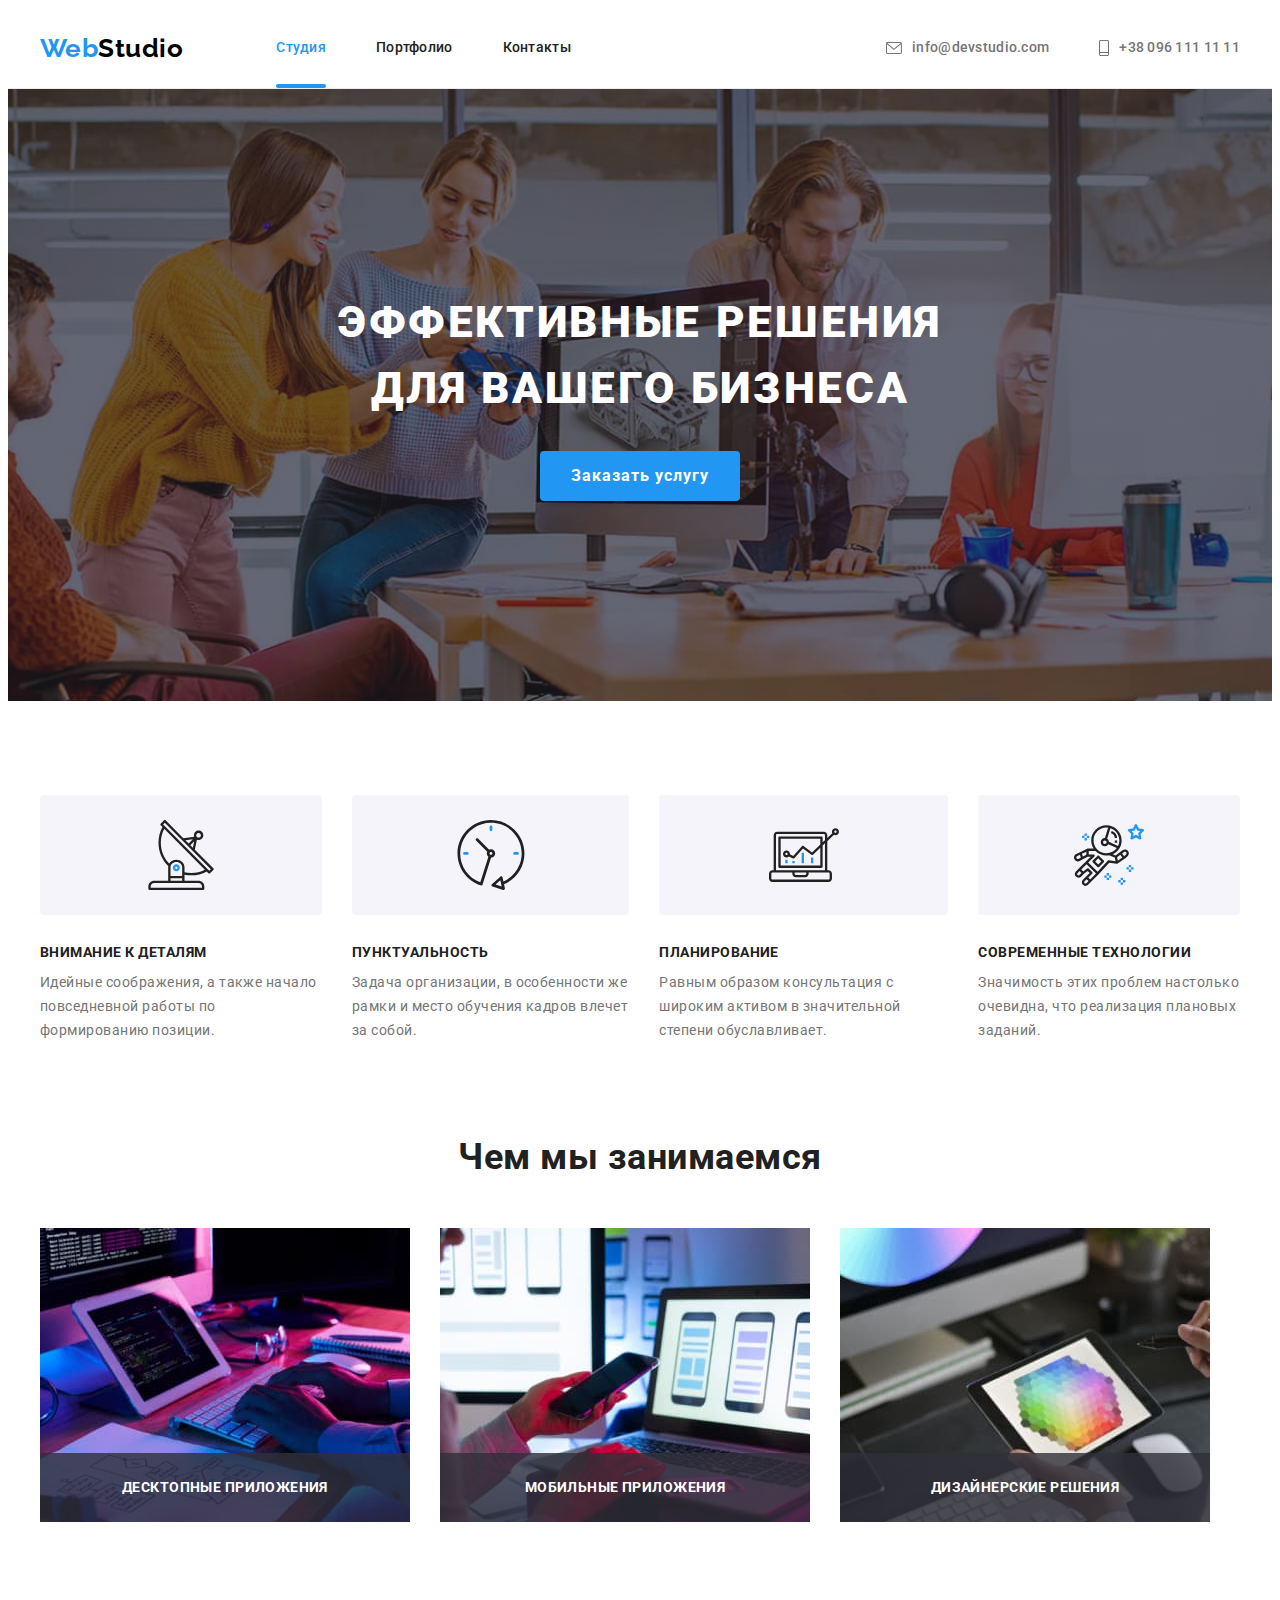
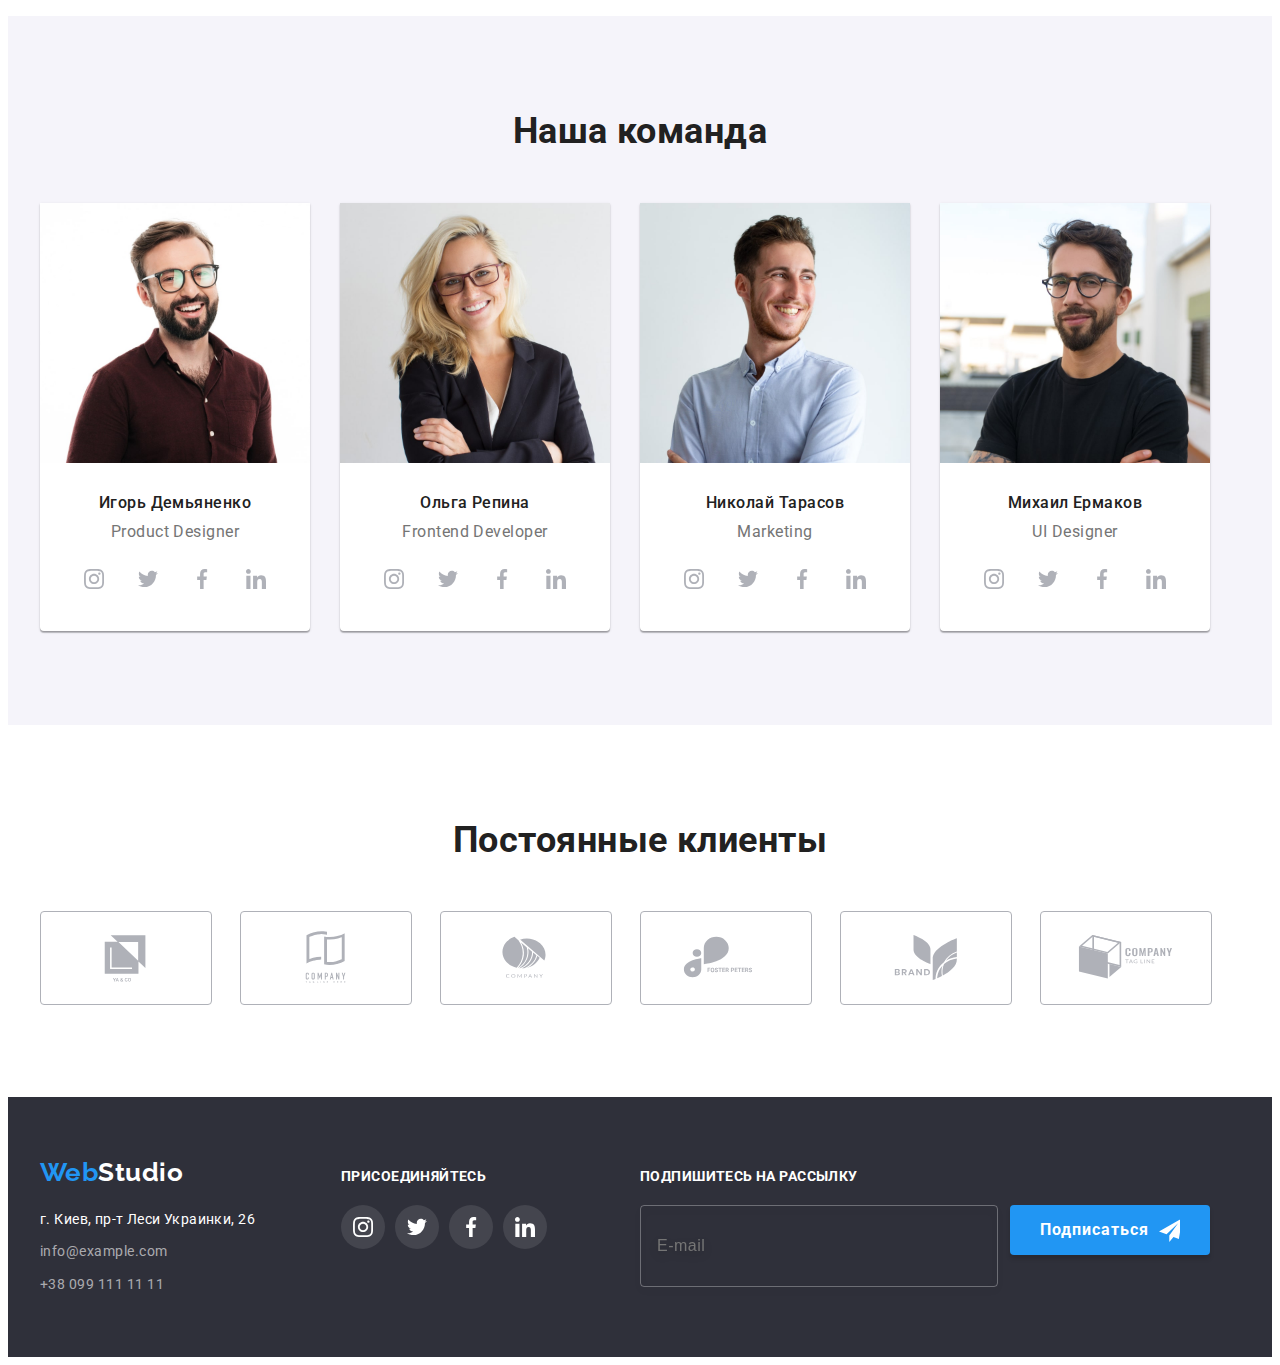
<file: index.html>
<!DOCTYPE html>
<html lang="ru">
    <head>
        <!-- Службова інформація не відображається в контексті сторінки-->
        <!-- utf-8 - найпоширеніше кодування -->
        <meta charset="utf-8" />
        <meta http-equiv="X-UA-Compatible" content="IE=edge" />
        <meta name="viewport" content="width=device-width, initial-scale=1.0" />
        <title>WebStudio</title>
        <!-- подключение шрифтов -->
        <link rel="preconnect" href="https://fonts.googleapis.com" />
        <link rel="preconnect" href="https://fonts.gstatic.com" crossorigin />
        <link
            href="https://fonts.googleapis.com/css2?family=Raleway:wght@700&family=Roboto:wght@400;500;700;900&display=swap"
            rel="stylesheet"
        />
        <!-- подключение modern-normalise перед основными стилями -->
        <link
            rel="stylesheet"
            href="https://cdnjs.cloudflare.com/ajax/libs/modern-normalize/1.1.0/modern-normalize.min.css"
            integrity="sha512-wpPYUAdjBVSE4KJnH1VR1HeZfpl1ub8YT/NKx4PuQ5NmX2tKuGu6U/JRp5y+Y8XG2tV+wKQpNHVUX03MfMFn9Q=="
            crossorigin="anonymous"
            referrerpolicy="no-referrer"
        />
        <link rel="stylesheet" href="./css/main.min.css" />
    </head>

    <body>
        <!--  Вся информация сайта  -->
        <header class="header">
            <!--  Шапка  -->
            <div class="container header-container">
                <nav class="header-nav">
                    <!-- Логотип-ссылка  -->
                    <a href="" lang="en" class="logo">
                        <span class="logo__text">Web</span>Studio
                    </a>
                    <ul class="site-nav">
                        <!--Список ссылок для навигации-->
                        <li class="site-nav__item">
                            <a href="/" class="site-nav__link site-nav__link--active">Студия</a>
                        </li>
                        <li class="site-nav__item">
                            <a class="site-nav__link" href="./portfolio.html">Портфолио</a>
                        </li>
                        <li class="site-nav__item">
                            <a class="site-nav__link" href="">Контакты</a>
                        </li>
                    </ul>
                </nav>
                <!-- Контактная информация-->
                <ul class="contacts">
                    <li class="contacts__item">
                        <a class="contacts__link" href="mailto:info@devstudio.com"
                            ><svg class="icon" width="16" height="12">
                                <use href="./images/sprite.svg#icon-envelope"></use>
                            </svg>
                            info@devstudio.com</a
                        >
                    </li>
                    <li class="contacts__item">
                        <a class="contacts__link" href="tel:+380961111111">
                            <svg class="icon" width="10" height="16">
                                <use href="./images/sprite.svg#icon-phone"></use>
                            </svg>
                            +38 096 111 11 11</a
                        >
                    </li>
                </ul>
            </div>
        </header>

        <!-- Основной контент -->
        <main>
            <!-- Герой -->
            <section class="hero">
                <div class="container">
                    <h1 class="hero__title">Эффективные решения для вашего бизнеса</h1>
                    <button class="btn" type="button" data-modal-open>Заказать услугу</button>
                </div>
            </section>
            <!-- Перечень особенностей -->
            <section class="features">
                <div class="container features-container">
                    <!--Прячем заголовок h2  -->
                    <h2 class="visually-hidden">особенности</h2>
                    <!-- Скрыть заголовок в CSS  -->
                    <ul class="features-list">
                        <li class="features-list__item">
                            <div class="feactures-top">
                                <svg class="features-top__icon" width="70" height="70">
                                    <use href="./images/sprite.svg#icon-antenna"></use>
                                </svg>
                            </div>
                            <h3 class="features-list__title">Внимание к деталям</h3>
                            <p class="features-list__text">
                                Идейные соображения, а также начало повседневной работы по
                                формированию позиции.
                            </p>
                        </li>
                        <li class="features-list__item">
                            <div class="feactures-top">
                                <svg class="features-top__icon" width="70" height="70">
                                    <use href="./images/sprite.svg#icon-clock"></use>
                                </svg>
                            </div>
                            <h3 class="features-list__title">Пунктуальность</h3>
                            <p class="features-list__text">
                                Задача организации, в особенности же рамки и место обучения кадров
                                влечет за собой.
                            </p>
                        </li>
                        <li class="features-list__item">
                            <div class="feactures-top">
                                <svg class="features-top__icon" width="70" height="70">
                                    <use href="./images/sprite.svg#icon-diagram"></use>
                                </svg>
                            </div>
                            <h3 class="features-list__title">Планирование</h3>
                            <p class="features-list__text">
                                Равным образом консультация с широким активом в значительной степени
                                обуславливает.
                            </p>
                        </li>
                        <li class="features-list__item">
                            <div class="feactures-top">
                                <svg class="features-icon" width="70" height="70">
                                    <use href="./images/sprite.svg#icon-astronaut"></use>
                                </svg>
                            </div>
                            <h3 class="features-list__title">Современные технологии</h3>
                            <p class="features-list__text">
                                Значимость этих проблем настолько очевидна, что реализация плановых
                                заданий.
                            </p>
                        </li>
                    </ul>
                </div>
            </section>
            <!--  Чем мы занимаемся  -->
            <section class="box">
                <div class="container">
                    <h2 class="box__title">Чем мы занимаемся</h2>
                    <ul class="box-list">
                        <li class="box-list__item">
                            <img src="./images/img1.jpg" alt="Разработка" width="370" />
                            <p class="box-list__text">Десктопные приложения</p>
                        </li>
                        <li class="box-list__item">
                            <img src="./images/img2.jpg" alt="Планирование" width="370" />
                            <p class="box-list__text">Мобильные приложения</p>
                        </li>
                        <li class="box-list__item">
                            <img src="./images/img3.jpg" alt="Визуализация" width="370" />
                            <p class="box-list__text">Дизайнерские решения</p>
                        </li>
                    </ul>
                </div>
            </section>
            <!-- Наша команда -->
            <section class="team">
                <div class="container team-container">
                    <h2 class="team__title">Наша команда</h2>
                    <ul class="team-list">
                        <li class="team-list__card">
                            <img src="./images/photo1.jpg" alt="фото дезайнера" width="270" />
                            <div class="team-card-bottom">
                                <h3 class="team-card-bottom__title">Игорь Демьяненко</h3>
                                <p class="team-card-bottom__text" lang="en">Product Designer</p>
                                <ul class="social-list">
                                    <li class="social-list__item">
                                        <a href="" class="social-list__link">
                                            <svg class="social-list__icon" width="20" height="20">
                                                <use
                                                    href="./images/sprite.svg#icon-instagram"
                                                ></use>
                                            </svg>
                                        </a>
                                    </li>

                                    <li class="social-list__item">
                                        <a href="" class="social-list__link">
                                            <svg class="social-list__icon" width="20" height="20">
                                                <use href="./images/sprite.svg#icon-twitter"></use>
                                            </svg>
                                        </a>
                                    </li>

                                    <li class="social-list__item">
                                        <a href="" class="social-list__link">
                                            <svg class="social-list__icon" width="20" height="20">
                                                <use href="./images/sprite.svg#icon-facebook"></use>
                                            </svg>
                                        </a>
                                    </li>

                                    <li class="social-list__item">
                                        <a href="" class="social-list__link">
                                            <svg class="social-list__icon" width="20" height="20">
                                                <use href="./images/sprite.svg#icon-linkedin"></use>
                                            </svg>
                                        </a>
                                    </li>
                                </ul>
                            </div>
                        </li>
                        <li class="team-list__card">
                            <img src="./images/photo2.jpg" alt="фото разработчика" width="270" />
                            <div class="team-card-bottom">
                                <h3 class="team-card-bottom__title">Ольга Репина</h3>
                                <p class="team-card-bottom__text" lang="en">Frontend Developer</p>
                                <ul class="social-list">
                                    <li class="social-list__item">
                                        <a href="" class="social-list__link">
                                            <svg class="social-list__icon" width="20" height="20">
                                                <use
                                                    href="./images/sprite.svg#icon-instagram"
                                                ></use>
                                            </svg>
                                        </a>
                                    </li>

                                    <li class="social-list__item">
                                        <a href="" class="social-list__link">
                                            <svg class="social-list__icon" width="20" height="20">
                                                <use href="./images/sprite.svg#icon-twitter"></use>
                                            </svg>
                                        </a>
                                    </li>

                                    <li class="social-list__item">
                                        <a href="" class="social-list__link">
                                            <svg class="social-list__icon" width="20" height="20">
                                                <use href="./images/sprite.svg#icon-facebook"></use>
                                            </svg>
                                        </a>
                                    </li>

                                    <li class="social-list__item">
                                        <a href="" class="social-list__link">
                                            <svg class="social-list__icon" width="20" height="20">
                                                <use href="./images/sprite.svg#icon-linkedin"></use>
                                            </svg>
                                        </a>
                                    </li>
                                </ul>
                            </div>
                        </li>
                        <li class="team-list__card">
                            <img src="./images/photo3.jpg" alt="фото маркетолога" width="270" />
                            <div class="team-card-bottom">
                                <h3 class="team-card-bottom__title">Николай Тарасов</h3>
                                <p class="team-card-bottom__text" lang="en">Marketing</p>
                                <ul class="social-list">
                                    <li class="social-list__item">
                                        <a href="" class="social-list__link">
                                            <svg class="social-list__icon" width="20" height="20">
                                                <use
                                                    href="./images/sprite.svg#icon-instagram"
                                                ></use>
                                            </svg>
                                        </a>
                                    </li>

                                    <li class="social-list__item">
                                        <a href="" class="social-list__link">
                                            <svg class="social-list__icon" width="20" height="20">
                                                <use href="./images/sprite.svg#icon-twitter"></use>
                                            </svg>
                                        </a>
                                    </li>

                                    <li class="social-list__item">
                                        <a href="" class="social-list__link">
                                            <svg class="social-list__icon" width="20" height="20">
                                                <use href="./images/sprite.svg#icon-facebook"></use>
                                            </svg>
                                        </a>
                                    </li>

                                    <li class="social-list__item">
                                        <a href="" class="social-list__link">
                                            <svg class="social-list__icon" width="20" height="20">
                                                <use href="./images/sprite.svg#icon-linkedin"></use>
                                            </svg>
                                        </a>
                                    </li>
                                </ul>
                            </div>
                        </li>
                        <li class="team-list__card">
                            <img src="./images/photo4.jpg" alt="фото UI Designer" width="270" />
                            <div class="team-card-bottom">
                                <h3 class="team-card-bottom__title">Михаил Ермаков</h3>
                                <p class="team-card-bottom__text" lang="en">UI Designer</p>
                                <ul class="social-list">
                                    <li class="social-list__item">
                                        <a href="" class="social-list__link">
                                            <svg class="social-list__icon" width="20" height="20">
                                                <use
                                                    href="./images/sprite.svg#icon-instagram"
                                                ></use>
                                            </svg>
                                        </a>
                                    </li>

                                    <li class="social-list__item">
                                        <a href="" class="social-list__link">
                                            <svg class="social-list__icon" width="20" height="20">
                                                <use href="./images/sprite.svg#icon-twitter"></use>
                                            </svg>
                                        </a>
                                    </li>

                                    <li class="social-list__item">
                                        <a href="" class="social-list__link">
                                            <svg class="social-list__icon" width="20" height="20">
                                                <use href="./images/sprite.svg#icon-facebook"></use>
                                            </svg>
                                        </a>
                                    </li>

                                    <li class="social-list__item">
                                        <a href="" class="social-list__link">
                                            <svg class="social-list__icon" width="20" height="20">
                                                <use href="./images/sprite.svg#icon-linkedin"></use>
                                            </svg>
                                        </a>
                                    </li>
                                </ul>
                            </div>
                        </li>
                    </ul>
                </div>
            </section>
            <section class="clients">
                <div class="container clients-container">
                    <h2 class="clients__title">Постоянные клиенты</h2>
                    <ul class="clients-list">
                        <li class="clients-list__item">
                            <a class="clients-list__link" href="">
                                <svg class="client-list__icon" width="106" height="60">
                                    <use href="./images/sprite.svg#icon-client1"></use>
                                </svg>
                            </a>
                        </li>
                        <li class="clients-list__item">
                            <a class="clients-list__link" href="">
                                <svg class="client-list__icon" width="106" height="60">
                                    <use href="./images/sprite.svg#icon-client2"></use>
                                </svg>
                            </a>
                        </li>
                        <li class="clients-list__item">
                            <a class="clients-list__link" href="">
                                <svg class="client-list__icon" width="106" height="60">
                                    <use href="./images/sprite.svg#icon-client3"></use>
                                </svg>
                            </a>
                        </li>
                        <li class="clients-list__item">
                            <a class="clients-list__link" href="">
                                <svg class="client-list__icon" width="106" height="60">
                                    <use href="./images/sprite.svg#icon-client4"></use>
                                </svg>
                            </a>
                        </li>
                        <li class="clients-list__item">
                            <a class="clients-list__link" href="">
                                <svg class="client-list__icon" width="106" height="60">
                                    <use href="./images/sprite.svg#icon-client5"></use>
                                </svg>
                            </a>
                        </li>
                        <li class="clients-list__item">
                            <a class="clients-list__link" href="">
                                <svg class="client-list__icon" width="106" height="60">
                                    <use href="./images/sprite.svg#icon-client6"></use>
                                </svg>
                            </a>
                        </li>
                    </ul>
                </div>
            </section>
        </main>

        <footer class="footer">
            <!-- Футер -->
            <div class="container footer-container">
                <div class="footer-contacts">
                    <!-- Логотип-ссылка  -->
                    <a href="/" lang="en" class="logo">
                        <span class="logo__text">Web</span>Studio
                    </a>
                    <address class="address">
                        <ul class="footer-list">
                            <li class="footer-list__item">
                                <!-- адресс - ссылка на гугл карту в новой вкладке -->
                                <a
                                    class="address__map"
                                    href="https://goo.gl/maps/qX6E7kTWW1nA5MXd7"
                                    target="_blank"
                                    rel="noopener noreferrer"
                                    >г. Киев, пр-т Леси Украинки, 26</a
                                >
                            </li>
                            <li class="footer-list__item">
                                <a class="address__mail" href="mailto:info@example.com"
                                    >info@example.com</a
                                >
                            </li>
                            <li class="footer-list__item">
                                <a class="address__tel" href="tel:+380991111111"
                                    >+38 099 111 11 11</a
                                >
                            </li>
                        </ul>
                    </address>
                </div>
                <div class="footer-social-links">
                    <h2 class="footer-social-links__title footer__title">присоединяйтесь</h2>
                    <ul class="footer__social-list social-list">
                        <li class="social-list__item">
                            <a href="" class="social-list__link">
                                <svg class="social-list__icon" width="20" height="20">
                                    <use href="./images/sprite.svg#icon-instagram"></use>
                                </svg>
                            </a>
                        </li>

                        <li class="social-list__item">
                            <a href="" class="social-list__link">
                                <svg class="social-list__icon" width="20" height="20">
                                    <use href="./images/sprite.svg#icon-twitter"></use>
                                </svg>
                            </a>
                        </li>

                        <li class="social-list__item">
                            <a href="" class="social-list__link">
                                <svg class="social-list__icon" width="20" height="20">
                                    <use href="./images/sprite.svg#icon-facebook"></use>
                                </svg>
                            </a>
                        </li>

                        <li class="social-list__item">
                            <a href="" class="social-list__link">
                                <svg class="social-list__icon" width="20" height="20">
                                    <use href="./images/sprite.svg#icon-linkedin"></use>
                                </svg>
                            </a>
                        </li>
                    </ul>
                </div>
                <div class="footer-subscription">
                    <h2 class="footer-subscription__title footer__title">
                        Подпишитесь на рассылку
                    </h2>
                    <form action="#" class="form-subscription">
                        <input
                            class="form-subscription__input"
                            type="email"
                            name="email"
                            placeholder="E-mail"
                        />
                        <button class="btn form-subscription__btn" type="submit">
                            <span class="form-subscription__btn-text">Подписаться</span>
                        </button>
                    </form>
                </div>
            </div>
        </footer>
        <div class="backdrop is-hidden" data-modal>
            <div class="modal">
                <div class="feedback">
                    <p class="feedback__title">Оставьте свои данные, мы вам перезвоним</p>
                    <form action="#" class="feedback-form">
                        <label for="user-name" class="feedback-form__label">Имя</label>
                        <div class="wrap">
                            <input
                                id="user-name"
                                class="wrap__feedback-input"
                                type="text"
                                name="name"
                                autofocus
                            />
                            <svg class="wrap__input-icon" width="18" height="18">
                                <use href="./images/sprite.svg#icon-person-fb"></use>
                            </svg>
                        </div>

                        <label for="user-phone" class="feedback-form__label">Телефон</label>
                        <div class="wrap">
                            <input
                                id="user-phone"
                                class="wrap__feedback-input"
                                type="tel"
                                name="tel"
                            />
                            <svg class="wrap__input-icon" width="18" height="18">
                                <use href="./images/sprite.svg#icon-phone-fb"></use>
                            </svg>
                        </div>

                        <label for="user-mail" class="feedback-form__label">Почта</label>
                        <div class="wrap">
                            <input
                                id="user-mail"
                                class="wrap__feedback-input"
                                type="email"
                                name="email"
                            />
                            <svg class="wrap__input-icon" width="18" height="18">
                                <use href="./images/sprite.svg#icon-email-fb"></use>
                            </svg>
                        </div>

                        <label class="feedback-form__label"
                            >Комментарий
                            <textarea
                                class="comment"
                                name="comment"
                                placeholder="Введите текст"
                            ></textarea>
                        </label>
                        <div class="policy">
                            <input
                                class="policy__input visually-hidden"
                                type="checkbox"
                                name="policy"
                                id="policy"
                            />
                            <label class="policy__text" for="policy">
                                <span class="policy__item">
                                    <svg class="policy__icon" width="16" height="15">
                                        <use href="./images/sprite.svg#icon-Vector-check"></use>
                                    </svg>
                                </span>
                                Соглашаюсь с рассылкой и принимаю&nbsp;
                                <a class="policy__text-link" href="">Условия договора</a>
                            </label>
                        </div>
                        <button class="btn feedback-form__btn" type="submit">Отправить</button>
                    </form>
                </div>
                <button type="button" class="modal-close" data-modal-close>
                    <svg class="modal-close__icon" width="18" height="18">
                        <use href="./images/sprite.svg#icon-close"></use>
                    </svg>
                </button>
            </div>
        </div>
        <script src="./js/modal.js"></script>
    </body>
</html>
</file>
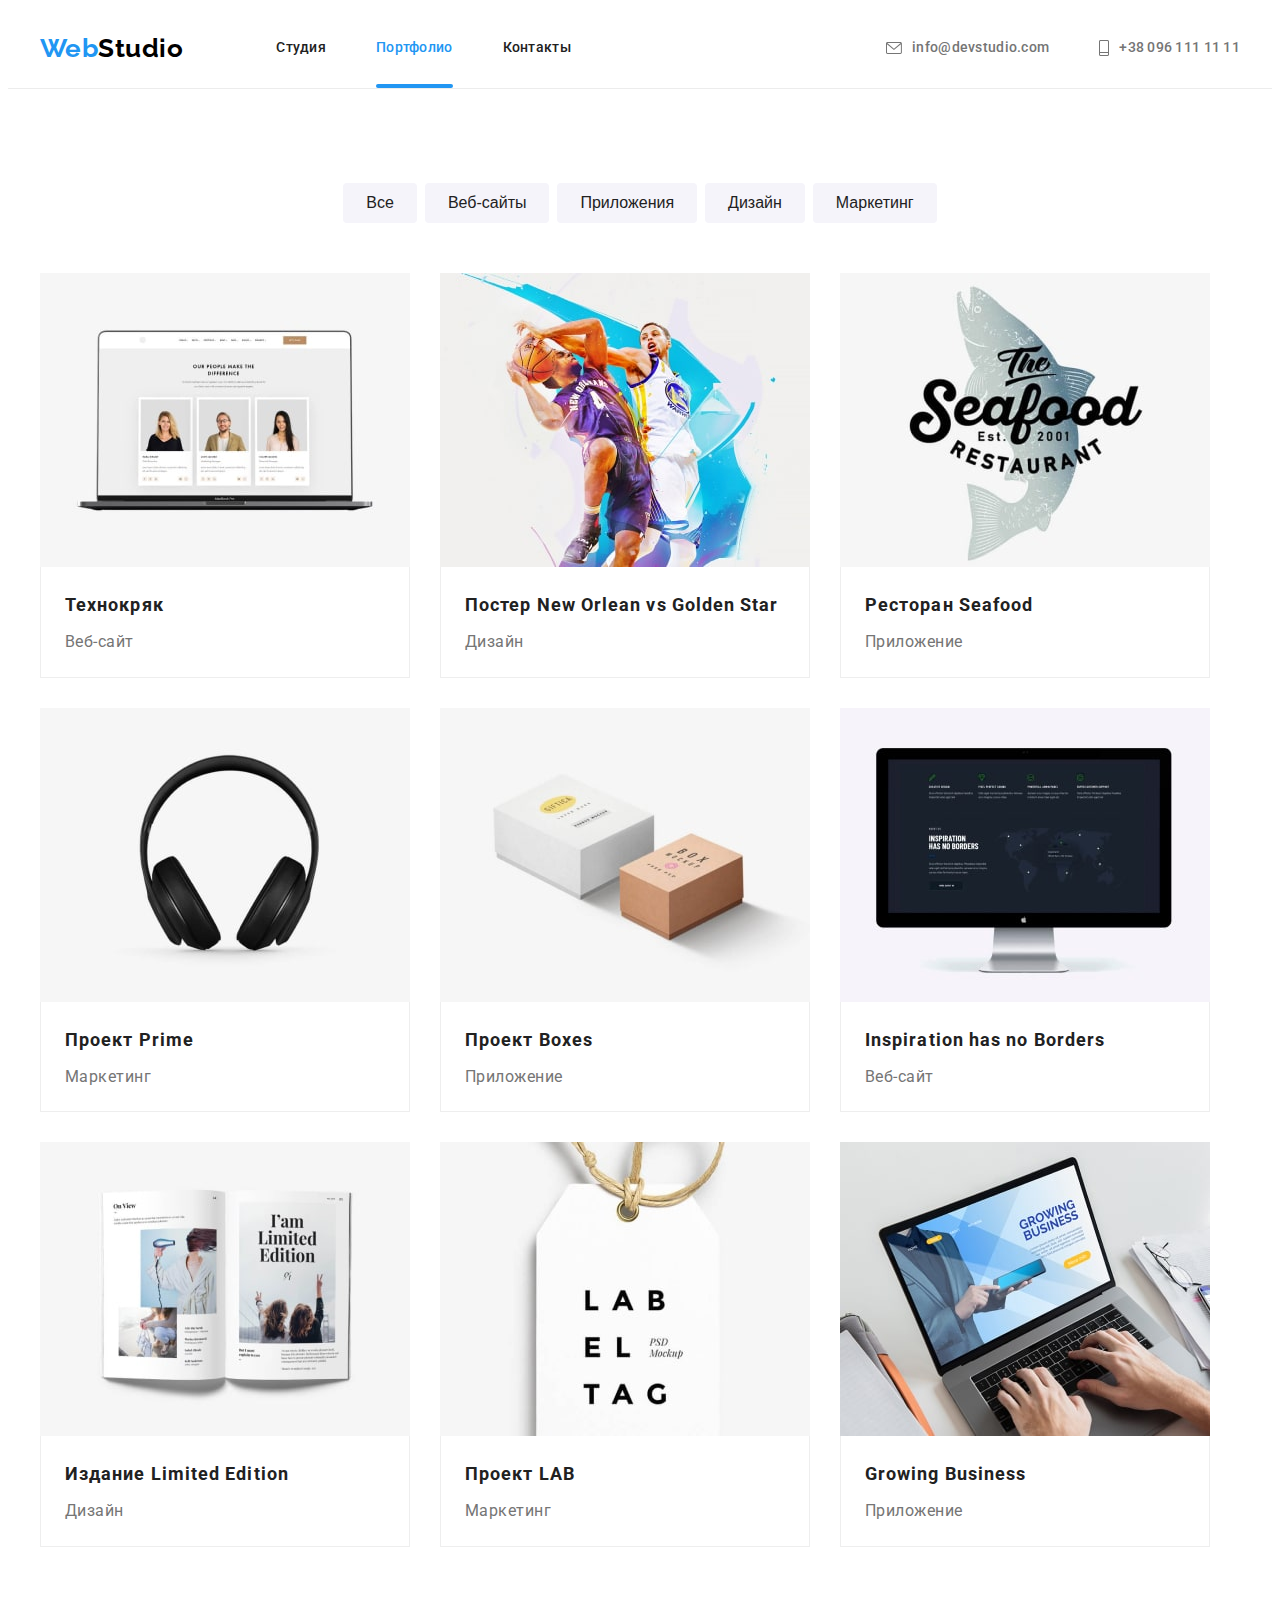
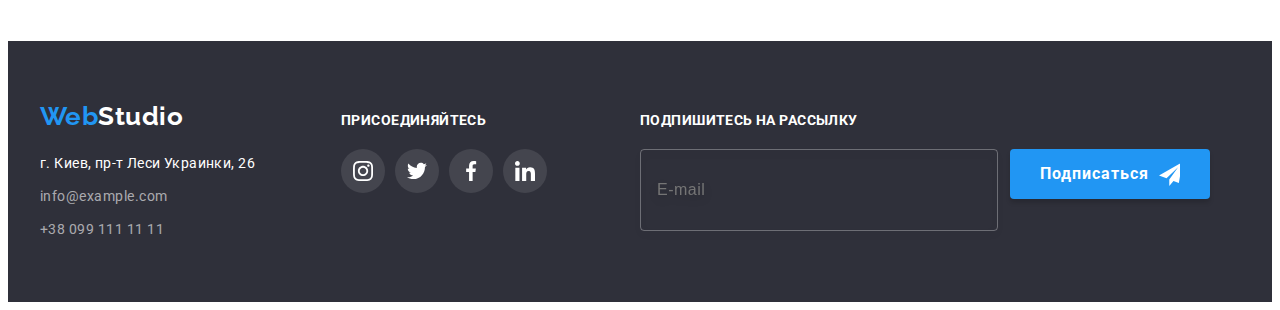
<file: portfolio.html>
<!DOCTYPE html>
<html lang="ru">
    <head>
        <meta charset="UTF-8" />
        <meta http-equiv="X-UA-Compatible" content="IE=edge" />
        <meta name="viewport" content="width=device-width, initial-scale=1.0" />
        <title>Portfolio</title>
        <!-- подключение шрифтов -->
        <link rel="preconnect" href="https://fonts.googleapis.com" />
        <link rel="preconnect" href="https://fonts.gstatic.com" crossorigin />
        <link
            href="https://fonts.googleapis.com/css2?family=Raleway:wght@700&family=Roboto:wght@400;500;700;900&display=swap"
            rel="stylesheet"
        />
        <!-- подключение modern-normalise перед основными стилями -->
        <link
            rel="stylesheet"
            href="https://cdnjs.cloudflare.com/ajax/libs/modern-normalize/1.1.0/modern-normalize.min.css"
            integrity="sha512-wpPYUAdjBVSE4KJnH1VR1HeZfpl1ub8YT/NKx4PuQ5NmX2tKuGu6U/JRp5y+Y8XG2tV+wKQpNHVUX03MfMFn9Q=="
            crossorigin="anonymous"
            referrerpolicy="no-referrer"
        />
        <link rel="stylesheet" href="./css/main.min.css" />
    </head>
    <body>
        <header class="header">
            <!--  Шапка  -->
            <div class="container header-container">
                <nav class="header-nav">
                    <!-- Логотип-ссылка  -->
                    <a href="" lang="en" class="logo">
                        <span class="logo__text">Web</span>Studio
                    </a>
                    <ul class="site-nav">
                        <!--Список ссылок для навигации-->
                        <li class="site-nav__item">
                            <a class="site-nav__link" href="./index.html">Студия</a>
                        </li>
                        <li class="site-nav__item">
                            <a class="site-nav__link site-nav__link--active" href="./portfolio.html"
                                >Портфолио</a
                            >
                        </li>
                        <li class="site-nav__item">
                            <a class="site-nav__link" href="">Контакты</a>
                        </li>
                    </ul>
                </nav>
                <!-- Контактная информация-->
                <ul class="contacts">
                    <li class="contacts__item">
                        <a class="contacts__link" href="mailto:info@devstudio.com"
                            ><svg class="icon" width="16" height="12">
                                <use href="./images/sprite.svg#icon-envelope"></use>
                            </svg>
                            info@devstudio.com</a
                        >
                    </li>
                    <li class="contacts__item">
                        <a class="contacts__link" href="tel:+380961111111">
                            <svg class="icon" width="10" height="16">
                                <use href="./images/sprite.svg#icon-phone"></use>
                            </svg>
                            +38 096 111 11 11</a
                        >
                    </li>
                </ul>
            </div>
        </header>
        <main>
            <!-- Projects -->
            <section class="portfolio">
                <div class="container">
                    <!-- Спрятать заголовок -->
                    <h1 class="visually-hidden">Портфолио</h1>
                    <ul class="filter">
                        <li class="filter__item">
                            <button type="button" class="filter__btn">Все</button>
                        </li>
                        <li class="filter__item">
                            <button type="button" class="filter__btn">Веб-сайты</button>
                        </li>
                        <li class="filter__item">
                            <button type="button" class="filter__btn">Приложения</button>
                        </li>
                        <li class="filter__item">
                            <button type="button" class="filter__btn">Дизайн</button>
                        </li>
                        <li class="filter__item">
                            <button type="button" class="filter__btn">Маркетинг</button>
                        </li>
                    </ul>
                    <ul class="projects">
                        <li class="project-card">
                            <a href="" class="project-card__link">
                                <div class="project-wrap">
                                    <img
                                        src="./images/portfolio1.jpg"
                                        alt="Изображение веб-сайта"
                                        width="370"
                                    />
                                    <p class="project-wrap__overlay">
                                        Технокряк это современная площадка распространения
                                        коронавируса. Компании используют эту платформу для
                                        цифрового шпионажа и атак на защищённые сервера конкурентов.
                                    </p>
                                </div>
                                <div class="project-card-bottom">
                                    <h2 class="project-card-bottom__title">Технокряк</h2>
                                    <p class="project-card-bottom__text">Веб-сайт</p>
                                </div>
                            </a>
                        </li>
                        <li class="project-card">
                            <a href="" class="project-card__link">
                                <div class="project-wrap">
                                    <img src="./images/portfolio2.jpg" alt="Постер" width="370" />
                                    <p class="project-wrap__overlay">
                                        Технокряк это современная площадка распространения
                                        коронавируса. Компании используют эту платформу для
                                        цифрового шпионажа и атак на защищённые сервера конкурентов.
                                    </p>
                                </div>
                                <div class="project-card-bottom">
                                    <h2 class="project-card-bottom__title">
                                        Постер <span lang="en">New Orlean vs Golden Star</span>
                                    </h2>
                                    <p class="project-card-bottom__text">Дизайн</p>
                                </div>
                            </a>
                        </li>
                        <li class="project-card">
                            <a href="" class="project-card__link">
                                <div class="project-wrap">
                                    <img
                                        src="./images/portfolio3.jpg"
                                        alt="Изображение приложения для ресторана"
                                        width="370"
                                    />
                                    <p class="project-wrap__overlay">
                                        Технокряк это современная площадка распространения
                                        коронавируса. Компании используют эту платформу для
                                        цифрового шпионажа и атак на защищённые сервера конкурентов.
                                    </p>
                                </div>
                                <div class="project-card-bottom">
                                    <h2 class="project-card-bottom__title">
                                        Ресторан <span lang="en">Seafood</span>
                                    </h2>
                                    <p class="project-card-bottom__text">Приложение</p>
                                </div>
                            </a>
                        </li>
                        <li class="project-card">
                            <a href="" class="project-card__link">
                                <div class="project-wrap">
                                    <img
                                        src="./images/portfolio4.jpg"
                                        alt="гарнитура"
                                        width="370"
                                    />
                                    <p class="project-wrap__overlay">
                                        Технокряк это современная площадка распространения
                                        коронавируса. Компании используют эту платформу для
                                        цифрового шпионажа и атак на защищённые сервера конкурентов.
                                    </p>
                                </div>
                                <div class="project-card-bottom">
                                    <h2 class="project-card-bottom__title">
                                        Проект <span lang="en">Prime</span>
                                    </h2>
                                    <p class="project-card-bottom__text">Маркетинг</p>
                                </div>
                            </a>
                        </li>
                        <li class="project-card">
                            <a href="" class="project-card__link">
                                <div class="project-wrap">
                                    <img src="./images/portfolio5.jpg" alt="Коробки" width="370" />
                                    <p class="project-wrap__overlay">
                                        Технокряк это современная площадка распространения
                                        коронавируса. Компании используют эту платформу для
                                        цифрового шпионажа и атак на защищённые сервера конкурентов.
                                    </p>
                                </div>
                                <div class="project-card-bottom">
                                    <h2 class="project-card-bottom__title">
                                        Проект <span lang="en">Boxes</span>
                                    </h2>
                                    <p class="project-card-bottom__text">Приложение</p>
                                </div>
                            </a>
                        </li>
                        <li class="project-card">
                            <a href="" class="project-card__link">
                                <div class="project-wrap">
                                    <img
                                        src="./images/portfolio6.jpg"
                                        alt="Веб-сайт на мониторе"
                                        width="370"
                                    />
                                    <p class="project-wrap__overlay">
                                        Технокряк это современная площадка распространения
                                        коронавируса. Компании используют эту платформу для
                                        цифрового шпионажа и атак на защищённые сервера конкурентов.
                                    </p>
                                </div>
                                <div class="project-card-bottom">
                                    <h2 class="project-card-bottom__title" lang="en">
                                        Inspiration has no Borders
                                    </h2>
                                    <p class="project-card-bottom__text">Веб-сайт</p>
                                </div>
                            </a>
                        </li>
                        <li class="project-card">
                            <a href="" class="project-card__link">
                                <div class="project-wrap">
                                    <img src="./images/portfolio7.jpg" alt="Журнал" width="370" />
                                    <p class="project-wrap__overlay">
                                        Технокряк это современная площадка распространения
                                        коронавируса. Компании используют эту платформу для
                                        цифрового шпионажа и атак на защищённые сервера конкурентов.
                                    </p>
                                </div>
                                <div class="project-card-bottom">
                                    <h2 class="project-card-bottom__title">
                                        Издание <span lang="en">Limited Edition</span>
                                    </h2>
                                    <p class="project-card-bottom__text">Дизайн</p>
                                </div>
                            </a>
                        </li>
                        <li class="project-card">
                            <a href="" class="project-card__link">
                                <div class="project-wrap">
                                    <img
                                        src="./images/portfolio8.jpg"
                                        alt="Фирменный лейбл"
                                        width="370"
                                    />
                                    <p class="project-wrap__overlay">
                                        Технокряк это современная площадка распространения
                                        коронавируса. Компании используют эту платформу для
                                        цифрового шпионажа и атак на защищённые сервера конкурентов.
                                    </p>
                                </div>
                                <div class="project-card-bottom">
                                    <h2 class="project-card-bottom__title">Проект LAB</h2>
                                    <p class="project-card-bottom__text">Маркетинг</p>
                                </div>
                            </a>
                        </li>
                        <li class="project-card">
                            <a href="" class="project-card__link">
                                <div class="project-wrap">
                                    <img src="./images/portfolio9.jpg" alt="Ноутбук" width="370" />
                                    <p class="project-wrap__overlay">
                                        Технокряк это современная площадка распространения
                                        коронавируса. Компании используют эту платформу для
                                        цифрового шпионажа и атак на защищённые сервера конкурентов.
                                    </p>
                                </div>
                                <div class="project-card-bottom">
                                    <h2 class="project-card-bottom__title" lang="en">
                                        Growing Business
                                    </h2>
                                    <p class="project-card-bottom__text">Приложение</p>
                                </div>
                            </a>
                        </li>
                    </ul>
                </div>
            </section>
        </main>
        <footer class="footer">
            <!-- Футер -->
            <div class="container footer-container">
                <div class="footer-contacts">
                    <!-- Логотип-ссылка  -->
                    <a href="/" lang="en" class="logo">
                        <span class="logo__text">Web</span>Studio
                    </a>
                    <address class="address">
                        <ul class="footer-list">
                            <li class="footer-list__item">
                                <!-- адресс - ссылка на гугл карту в новой вкладке -->
                                <a
                                    class="address__map"
                                    href="https://goo.gl/maps/qX6E7kTWW1nA5MXd7"
                                    target="_blank"
                                    rel="noopener noreferrer"
                                    >г. Киев, пр-т Леси Украинки, 26</a
                                >
                            </li>
                            <li class="footer-list__item">
                                <a class="address__mail" href="mailto:info@example.com"
                                    >info@example.com</a
                                >
                            </li>
                            <li class="footer-list__item">
                                <a class="address__tel" href="tel:+380991111111"
                                    >+38 099 111 11 11</a
                                >
                            </li>
                        </ul>
                    </address>
                </div>
                <div class="footer-social-links">
                    <h2 class="footer-social-links__title footer__title">присоединяйтесь</h2>
                    <ul class="footer__social-list social-list">
                        <li class="social-list__item">
                            <a href="" class="social-list__link">
                                <svg class="social-list__icon" width="20" height="20">
                                    <use href="./images/sprite.svg#icon-instagram"></use>
                                </svg>
                            </a>
                        </li>

                        <li class="social-list__item">
                            <a href="" class="social-list__link">
                                <svg class="social-list__icon" width="20" height="20">
                                    <use href="./images/sprite.svg#icon-twitter"></use>
                                </svg>
                            </a>
                        </li>

                        <li class="social-list__item">
                            <a href="" class="social-list__link">
                                <svg class="social-list__icon" width="20" height="20">
                                    <use href="./images/sprite.svg#icon-facebook"></use>
                                </svg>
                            </a>
                        </li>

                        <li class="social-list__item">
                            <a href="" class="social-list__link">
                                <svg class="social-list__icon" width="20" height="20">
                                    <use href="./images/sprite.svg#icon-linkedin"></use>
                                </svg>
                            </a>
                        </li>
                    </ul>
                </div>
                <div class="footer-subscription">
                    <h2 class="footer-subscription__title footer__title">
                        Подпишитесь на рассылку
                    </h2>
                    <form action="#" class="form-subscription">
                        <input
                            class="form-subscription__input"
                            type="email"
                            name="email"
                            placeholder="E-mail"
                        />
                        <button class="btn form-subscription__btn" type="submit">
                            <span class="form-subscription__btn-text">Подписаться</span>
                        </button>
                    </form>
                </div>
            </div>
        </footer>
    </body>
</html>
</file>
<file: css/main.min.css>
:root{--accent: #2196f3;--black: #212121;--white: #ffffff;--icon-color: #afb1b8}.visually-hidden{position:absolute;clip:rect(0 0 0 0);width:1px;height:1px;margin:-1px;border:0;padding:0;overflow:hidden}p,h1,h2,h3,h4,h5,h6{margin:0}img{display:block;margin:0}a{text-decoration:none;color:inherit}ul{list-style:none;margin:0;padding:0}body{font-family:Roboto, sans-serif;background-color:#ffffff;color:#757575;letter-spacing:0.03em}.container{width:1200px;padding-left:15px;padding-right:15px;margin:0 auto}.portfolio{padding-top:94px;padding-bottom:94px}.logo{margin-right:93px;font-family:Raleway, sans-serif;font-weight:700;font-size:26px;line-height:1.19;color:#000000}.logo__text{color:var(--accent)}.header{border-bottom:1px solid #ececec}.header-container{display:flex;align-items:center}.header-nav{display:flex;align-items:center}.site-nav{display:flex;padding:0}.site-nav__item:not(:last-child){margin-right:50px}.site-nav__link{display:block;padding-top:32px;padding-bottom:32px;color:var(--black);font-weight:500;font-size:14px;line-height:1.14;letter-spacing:0.02em;transition:color 250ms cubic-bezier(0.4, 0, 0.2, 1)}.site-nav__link:hover,.site-nav__link:focus{color:var(--accent)}.site-nav__link--active{color:var(--accent);position:relative}.site-nav__link--active::after{content:'';width:100%;height:4px;background-color:var(--accent);border-radius:2px;display:block;position:absolute;bottom:0;left:0}.contacts{display:flex;margin-left:auto}.contacts__link{display:flex;justify-content:center;align-items:center;padding-top:32px;padding-bottom:32px;font-weight:500;font-size:14px;line-height:1.14;letter-spacing:0.02em;transition:color 250ms cubic-bezier(0.4, 0, 0.2, 1)}.contacts__link:hover,.contacts__link:focus{color:var(--accent)}.icon{fill:currentColor;margin-right:10px}.contacts__item:not(:first-child){margin-left:50px}.hero{background-color:#c4c4c4;background-image:linear-gradient(rgba(47,48,58,0.4), rgba(47,48,58,0.4)),url(../images/hero-img.jpg);max-width:1600px;margin-right:auto;margin-left:auto;background-repeat:no-repeat;background-position:center;background-size:cover;text-align:center;padding-top:200px;padding-bottom:200px}.hero__title{width:696px;margin:0 auto;margin-bottom:30px;font-weight:900;font-size:44px;line-height:1.5;text-align:center;letter-spacing:0.06em;text-transform:uppercase;color:var(--white)}.btn{width:200px;height:50px;padding:10px 30px;background-color:var(--accent);color:var(--white);font-family:Roboto;font-weight:700;font-size:16px;line-height:1.87;align-items:center;text-align:center;letter-spacing:0.06em;box-shadow:0px 4px 4px rgba(0,0,0,0.15);border:none;border-radius:4px;transition:box-shadow 250ms cubic-bezier(0.4, 0, 0.2, 1)}.btn:active{box-shadow:inset 0px 4px 4px rgba(0,0,0,0.7)}.box__title,.team__title,.clients__title{margin-bottom:50px;font-size:36px;line-height:1.17;text-align:center;color:var(--black)}.features{padding-top:94px;padding-bottom:94px}.features-container{display:flex}.features-list{display:flex}.features-list__item:not(:last-child){margin-right:30px}.feactures-top{height:120px;background:#f5f4fa;border-radius:4px;display:flex;justify-content:center;align-items:center;margin-bottom:30px}.features-list__title{margin-bottom:10px;font-size:14px;line-height:1.14;text-transform:uppercase;color:var(--black)}.features-list__text{font-size:14px;line-height:1.7}.box{padding-bottom:94px}.box-list{display:flex}.box-list__item:not(:last-child){margin-right:30px}.box-list__item{position:relative}.box-list__text{position:absolute;display:block;bottom:0;left:0;padding-top:27px;padding-bottom:27px;width:100%;font-weight:700;font-size:14px;line-height:1.14;text-align:center;letter-spacing:0.03em;text-transform:uppercase;color:var(--white);background:rgba(47,48,58,0.8)}.team{padding-top:94px;padding-bottom:94px;background-color:#f5f4fa}.team-list{display:flex;flex-wrap:wrap}.team-list__card{background-color:var(--white);box-shadow:0px 1px 3px rgba(0,0,0,0.12),0px 1px 1px rgba(0,0,0,0.14),0px 2px 1px rgba(0,0,0,0.2);border-radius:0px 0px 4px 4px;margin-right:30px}.team-list__card:nth-child(4n){margin-right:0}.team-card-bottom{padding:30px 32px}.team-card-bottom__title{margin-bottom:10px;font-weight:500;font-size:16px;line-height:1.19;text-align:center;color:var(--black)}.team-card-bottom__text{font-size:16px;line-height:1.19;text-align:center;margin-bottom:16px}.social-list{display:flex;justify-content:center}.social-list__item{width:44px;height:44px}.social-list__item+.social-list__item{margin-left:10px}.social-list__link{width:100%;height:100%;display:flex;align-items:center;justify-content:center;border-radius:50%;transition:background-color 250ms cubic-bezier(0.4, 0, 0.2, 1)}.social-list__link:hover,.social-list__link:focus{background-color:var(--accent)}.social-list__icon{fill:var(--icon-color);transition:fill 250ms cubic-bezier(0.4, 0, 0.2, 1)}.social-list__link:hover .social-list__icon,.social-list__link:focus .social-list__icon{fill:var(--white)}.clients{padding-top:94px;padding-bottom:94px}.clients-list{display:flex}.clients-list__item{width:170px;height:92px}.clients-list__item:not(:last-child){margin-right:30px}.clients-list__link{width:100%;height:100%;border:1px solid var(--icon-color);border-radius:4px;display:flex;justify-content:center;align-items:center;transition:border-color 250ms cubic-bezier(0.4, 0, 0.2, 1)}.clients-list__link:hover,.clients-list__link:focus{border-color:var(--accent)}.client-list__icon{fill:var(--icon-color);transition:fill 250ms cubic-bezier(0.4, 0, 0.2, 1)}.clients-list__link:hover .client-list__icon,.clients-list__link:focus .client-list__icon{fill:var(--accent)}.footer{padding-top:60px;padding-bottom:60px;background-color:#2f303a;color:var(--white)}.footer .logo{display:block;margin-bottom:20px;color:var(--white);margin-right:auto}.footer-container{display:flex;align-items:baseline}.footer-contacts{margin-right:70px;width:231px}.footer-list__item:not(:last-child){margin-bottom:9px}.address{font-style:inherit}.address__map{font-weight:400;font-size:14px;line-height:1.7;letter-spacing:0.03em;color:var(--white)}.address__mail,.address__tel{font-size:14px;line-height:1.7;color:rgba(255,255,255,0.6)}.footer__title{font-weight:700;font-size:14px;line-height:1.14;letter-spacing:0.03em;text-transform:uppercase;color:var(--white);margin-bottom:20px}.footer__social-list{display:flex}.footer__social-list .social-list__link{background-color:rgba(255,255,255,0.1);transition:background-color 250ms cubic-bezier(0.4, 0, 0.2, 1)}.footer__social-list .social-list__link:hover,.footer__social-list .social-list__link:focus{background-color:var(--accent)}.footer__social-list .social-list__icon{fill:var(--white)}.footer-social-links{margin-right:93px}.footer-subscription{width:570px}.form-subscription{display:flex}.form-subscription__input{width:358px;height:50px;background-color:transparent;border:1px solid rgba(255,255,255,0.3);filter:drop-shadow(0px 4px 4px rgba(0,0,0,0.15));border-radius:4px;margin-right:12px;padding:15px 16px;color:var(--white);font-weight:400;font-size:16px;line-height:1.25;letter-spacing:0.03em;transition:border-color 250ms cubic-bezier(0.4, 0, 0.2, 1),color 250ms cubic-bezier(0.4, 0, 0.2, 1)}.form-subscription__input:focus{border-color:var(--white);color:var(--white)}.form-subscription__btn-text{display:flex;justify-content:left;align-items:center}.form-subscription__btn-text::after{content:'';display:inline-block;width:24px;height:24px;background-image:url(../images/icon-send.svg);margin-left:10px}.backdrop{width:100vw;height:100vh;background-color:rgba(0,0,0,0.2);position:fixed;top:0;opacity:1;transition:opacity 250ms cubic-bezier(0.4, 0, 0.2, 1),visibility 250ms cubic-bezier(0.4, 0, 0.2, 1)}.modal{width:528px;min-height:581px;background-color:#fff;position:absolute;top:50%;left:50%;transform:translate(-50%, -50%) scale(1) rotate(0);transition:transform 250ms cubic-bezier(0.4, 0, 0.2, 1)}.modal-close{width:30px;height:30px;background:#ffffff;border:1px solid rgba(0,0,0,0.1);border-radius:50%;padding:0;position:absolute;top:8px;right:8px;display:flex;align-items:center;justify-content:center}.modal-close__icon{transition:fill 250ms cubic-bezier(0.4, 0, 0.2, 1)}.modal-close:hover .modal-close__icon,.modal-close:focus .modal-close__icon{fill:var(--accent)}.backdrop.is-hidden{visibility:hidden;opacity:0;pointer-events:none}.backdrop.is-hidden .modal{transform:translate(-50%, -50%) scale(0.5) rotate(360deg);transition:transform 250ms cubic-bezier(0.4, 0, 0.2, 1)}.feedback{padding:40px}.feedback__title{font-weight:700;font-size:20px;line-height:1.15;text-align:center;letter-spacing:0.03em;color:#212121;margin-bottom:12px}.feedback-form__label{display:block;font-weight:400;font-size:12px;line-height:1.17;letter-spacing:0.01em;margin-bottom:4px}.feedback-form__label:last-of-type{margin-bottom:20px}.wrap__feedback-input{width:448px;height:40px;border:1px solid rgba(33,33,33,0.2);box-sizing:border-box;border-radius:4px;outline:none;color:var(--black);font-weight:400;font-size:14px;line-height:16px;letter-spacing:0.01em;padding:11px 12px;padding-left:42px;margin-bottom:10px;transition:border-color 250ms cubic-bezier(0.4, 0, 0.2, 1)}.wrap__feedback-input:focus{border-color:var(--accent)}.comment{width:448px;height:120px;padding:12px 16px;border:1px solid rgba(33,33,33,0.2);box-sizing:border-box;border-radius:4px;color:var(--black);font-weight:400;font-size:14px;line-height:16px;letter-spacing:0.01em;resize:none;margin-top:4px;outline:none;transition:border-color 250ms cubic-bezier(0.4, 0, 0.2, 1)}.comment:focus{border-color:var(--accent)}.comment::placeholder{font-weight:400;font-size:14px;line-height:16px;letter-spacing:0.01em;color:rgba(117,117,117,0.5)}.wrap{position:relative}.wrap__input-icon{position:absolute;left:12px;top:11px;fill:#212121;transition:fill 250ms cubic-bezier(0.4, 0, 0.2, 1)}.wrap__feedback-input:focus+.wrap__input-icon{fill:var(--accent)}.policy{margin-bottom:30px}.policy__text{font-weight:400;font-size:14px;line-height:1.71;letter-spacing:0.03em;display:flex;align-items:center;justify-content:center}.policy__item{width:16px;height:15px;display:flex;justify-content:center;align-items:center;border:2px solid var(--black);border-radius:2px;margin-right:8px;transition:background-color 250ms cubic-bezier(0.4, 0, 0.2, 1)}.policy__icon{fill:var(--white)}.policy__input:checked+.policy__text .policy__item{background-color:var(--accent);border:none}.policy__text-link{color:var(--accent);text-decoration:underline}.feedback-form__btn{display:block;margin:0 auto}.filter{display:flex;justify-content:center;margin-bottom:50px}.filter__item{transition:box-shadow 250ms cubic-bezier(0.4, 0, 0.2, 1)}.filter__item:hover,.filter__item:focus{box-shadow:0px 3px 1px rgba(0,0,0,0.1),0px 1px 2px rgba(0,0,0,0.08),0px 2px 2px rgba(0,0,0,0.12)}.filter__item:not(:last-child){margin-right:8px}.filter__btn{display:inline-block;padding:6px 22px;border:1px solid transparent;border-radius:4px;background:#f5f4fa;font-style:normal;font-weight:500;font-size:16px;line-height:1.6;text-align:center;color:var(--black);cursor:pointer;transition:background-color 250ms cubic-bezier(0.4, 0, 0.2, 1),color 250ms cubic-bezier(0.4, 0, 0.2, 1)}.filter__btn:hover,.filter__btn:focus{background-color:var(--accent);color:var(--white)}.projects{display:flex;flex-wrap:wrap}.project-card:not(:nth-child(3n)){margin-right:30px}.project-card:not(:nth-last-child(-n+3)){margin-bottom:30px}.project-card-bottom{padding:20px 24px;box-sizing:border-box;background:#ffffff;border:1px solid #eeeeee;border-top:none}.project-card-bottom__title{margin-bottom:4px;font-size:18px;line-height:2;letter-spacing:0.06em;color:var(--black)}.project-card-bottom__text{font-size:16px;line-height:1.87}.project-wrap{position:relative;height:294px;overflow:hidden}.project-wrap__overlay{position:absolute;left:0;bottom:0;padding:63px 24px;max-height:100%;background-color:rgba(33,150,243,0.9);font-weight:400;font-size:18px;line-height:1.56;letter-spacing:0.03em;color:var(--white);transform:translateY(101%);transition:transform 250ms cubic-bezier(0.4, 0, 0.2, 1)}.project-card__link:hover .project-wrap__overlay,.project-card__link:focus .project-wrap__overlay{transform:translateY(0)}.project-card__link{width:100%;height:100%;display:block;transition:box-shadow 250ms cubic-bezier(0.4, 0, 0.2, 1)}.project-card__link:hover,.project-card__link:focus{box-shadow:0px 1px 1px rgba(0,0,0,0.12),0px 4px 4px rgba(0,0,0,0.06),1px 4px 6px rgba(0,0,0,0.16)}
/*# sourceMappingURL=main.min.css.map */
</file>
